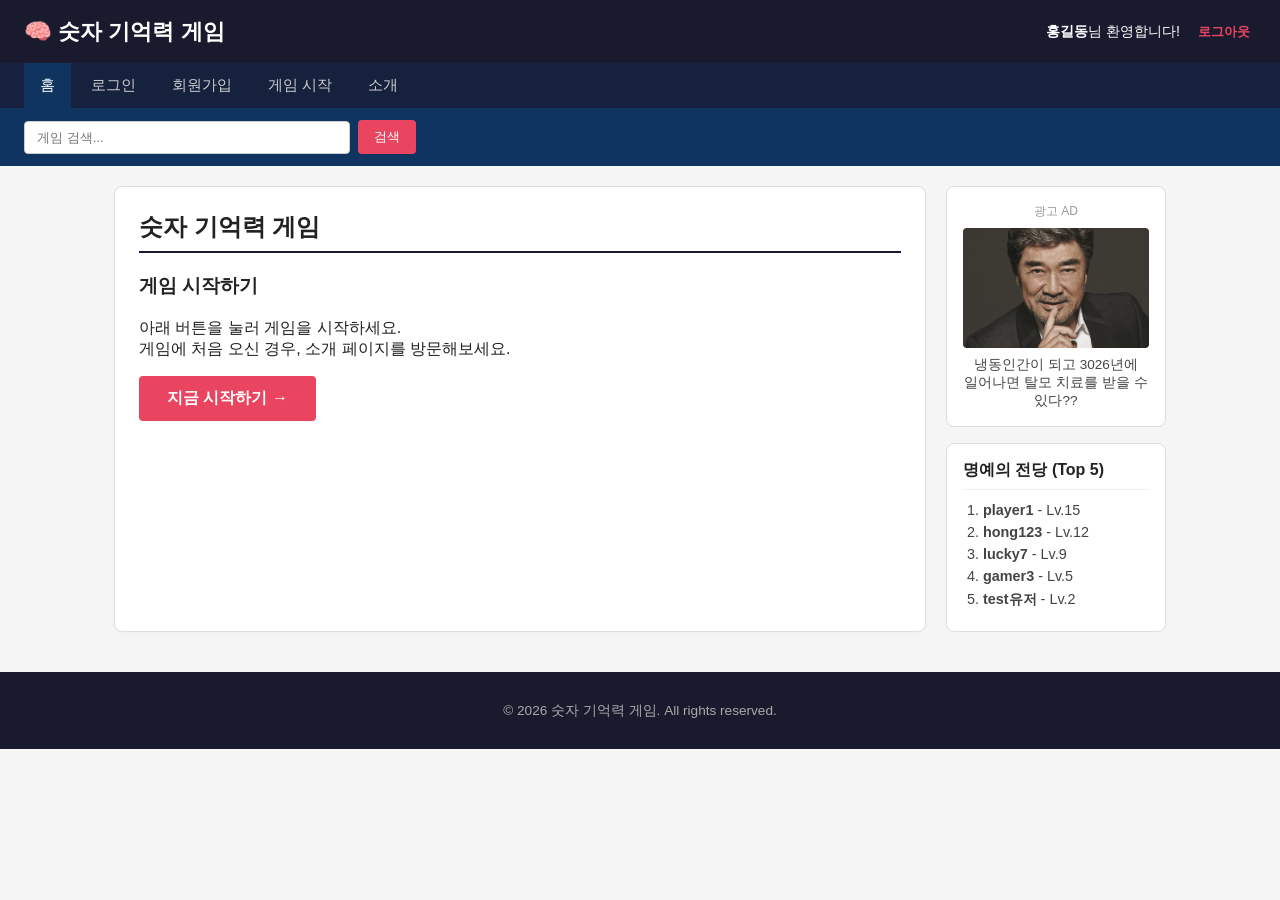
<file: index.html>
<!DOCTYPE html>
<html lang="ko">
<head>
    <meta charset="UTF-8">
    <meta name="viewport" content="width=device-width, initial-scale=1.0">
    <title>숫자 기억력 게임</title>
    
    <link rel="stylesheet" href="style/index.css">    <!--css파일 연결-->
</head>
<body>
    <header>
        <h1>🧠 숫자 기억력 게임</h1>
        <div class="header-right" id="authArea">
            <a href="login.html">로그인</a>     <!--login.html 화면으로 이동-->
            <a href="register.html">회원가입</a>    <!--20263520.html 화면으로 이동-->
        </div>
    </header>

    <nav>
        <a href="index.html" class="active">홈</a>      <!--홈 화면으로 이동-->
        <a href="login.html" id="navLogin">로그인</a>   <!--로그인 화면으로 이동-->
        <a href="register.html" id="navSignup">회원가입</a>     <!--회원가입 화면으로 이동-->
        <a href="game.html">게임 시작</a>       <!--게임 화면으로 이동-->
        <a href="about.html">소개</a>   <!--소개 화면으로 이동-->
    </nav>

    <div class="search-bar">
        <input type="text" placeholder="게임 검색...">   <!--입력 힌트를 '게임 검색...'으로 설정-->
        <button onclick="alert('아직 완성되지 않은 검색 버튼을 누르시다니\n감동이에요ㅠㅠㅠㅠ')">검색</button>   <!--검색 버튼을 눌렀을 때-->
    </div>

    <div class="container">
        <main>
            <h2>숫자 기억력 게임</h2>
            <h3>게임 시작하기</h3>
            <p>아래 버튼을 눌러 게임을 시작하세요.<br>게임에 처음 오신 경우, 소개 페이지를 방문해보세요.</p>
            <button class="btn-start" id="startActionBtn">지금 시작하기 →</button>  <!--게임 시작 버튼-->
        </main>

        <aside>
            <div class="ad-box">    <!--광고 블럭-->
                <div class="ad-label">광고 AD</div>
                <div class="ad-img">
                    <img class="ad-image" src="img/hair_loss_2.webp" alt="모발... 모발... 탈모치료" max-width="100%">   <!--이미지를 hair_loss_2.webp로 설정, 대체 텍스트를 '모발... 모발... 탈모치료'로 설정-->
                </div>
                <p>냉동인간이 되고 3026년에 <br>일어나면 탈모 치료를 받을 수 있다??</p>
            </div>

            <div class="ranking-box">   <!--랭킹 블럭-->
                <h3>명예의 전당 (Top 5)</h3>
                <ol id="rankList">
                    <li style="color:#888; list-style:none; margin-left:-20px;">기록이 없습니다.</li>   <!--랭킹 리스트 (기록이 없을 때 '기록이 없습니다.' 표시)-->
                </ol>
            </div>
        </aside>
    </div>

    <footer>
        <p>&copy; 2026 숫자 기억력 게임. All rights reserved.</p>   <!--바닥글에 저작권 정보 추가-->
    </footer>


    <script src="script/index.js"></script>     <!--자바스크립트 파일 연결-->
</body>
</html>
</file>
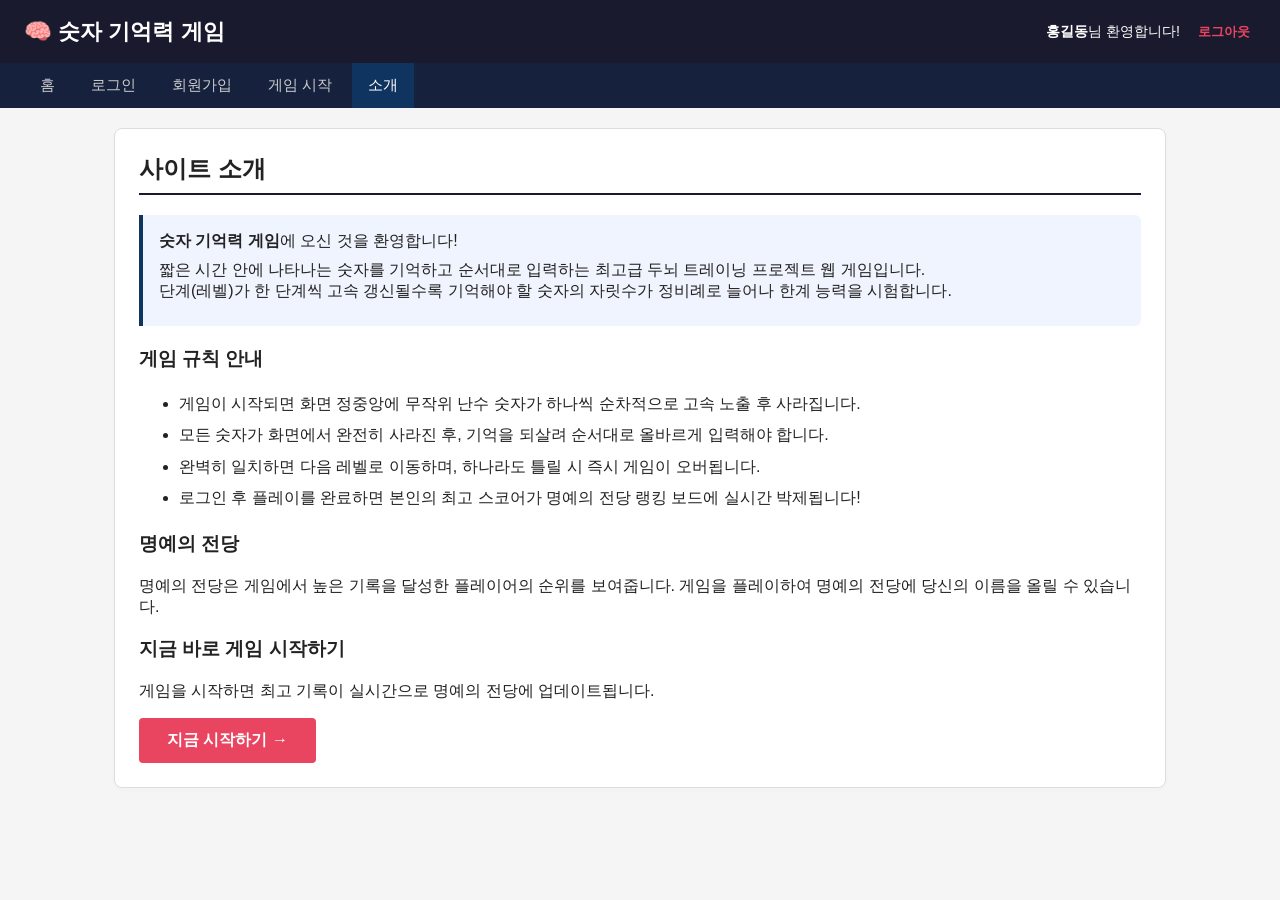
<file: about.html>
<!DOCTYPE html>
<html lang="ko">
<head>
    <meta charset="UTF-8">
    <meta name="viewport" content="width=device-width, initial-scale=1.0">
    <title>숫자 기억력 게임</title>
    
    <link rel="stylesheet" href="style/about.css">    <!--css파일 연결-->
</head>
<body>
    <header>
        <h1>🧠 숫자 기억력 게임</h1>
        <div class="header-right" id="authArea">
            <a href="login.html">로그인</a>
            <a href="20263520.html">회원가입</a>
        </div>
    </header>

    <nav>
        <a href="index.html">홈</a>
        <a href="login.html" id="navLogin">로그인</a>
        <a href="20263520.html" id="navSignup">회원가입</a>
        <a href="game.html">게임 시작</a>
        <a href="about.html" class="active">소개</a> <!--active라는 이름으로 class를 부여-->
    </nav>

    <div class="container">
        <main>
            <h2>사이트 소개</h2>
            <div class="game-info">
                <p><strong>숫자 기억력 게임</strong>에 오신 것을 환영합니다!</p>
                <p>짧은 시간 안에 나타나는 숫자를 기억하고 순서대로 입력하는 최고급 두뇌 트레이닝 프로젝트 웹 게임입니다.<br>
                   단계(레벨)가 한 단계씩 고속 갱신될수록 기억해야 할 숫자의 자릿수가 정비례로 늘어나 한계 능력을 시험합니다.</p>
            </div>

            <h3>게임 규칙 안내</h3>
            <ul class="rules">
                <li>게임이 시작되면 화면 정중앙에 무작위 난수 숫자가 하나씩 순차적으로 고속 노출 후 사라집니다.</li>
                <li>모든 숫자가 화면에서 완전히 사라진 후, 기억을 되살려 순서대로 올바르게 입력해야 합니다.</li>
                <li>완벽히 일치하면 다음 레벨로 이동하며, 하나라도 틀릴 시 즉시 게임이 오버됩니다.</li>
                <li>로그인 후 플레이를 완료하면 본인의 최고 스코어가 명예의 전당 랭킹 보드에 실시간 박제됩니다!</li>
            </ul>

            <h3>명예의 전당</h3>
            <p>명예의 전당은 게임에서 높은 기록을 달성한 플레이어의 순위를 보여줍니다. 게임을 플레이하여 명예의 전당에 당신의 이름을 올릴 수 있습니다.</p>
            
            <h3>지금 바로 게임 시작하기</h3>
            <p>게임을 시작하면 최고 기록이 실시간으로 명예의 전당에 업데이트됩니다.</p>
            <button class="btn-start" id="startActionBtn">지금 시작하기 →</button>  <!--게임 시작 버튼-->
        </main>
    </div>

    <script src="script/index.js"></script>     <!--자바스크립트 파일 연결-->
</body>
</file>
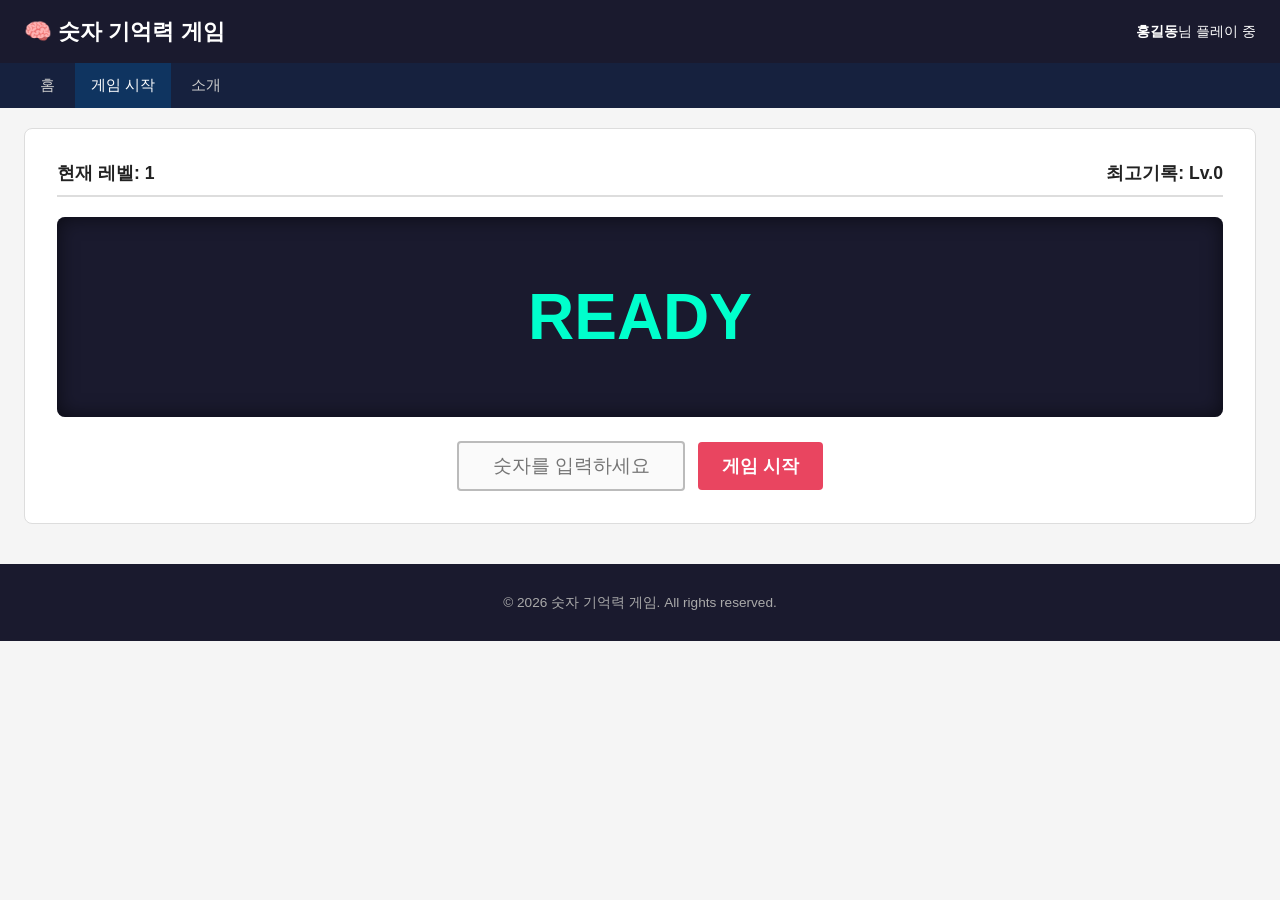
<file: game.html>
<!DOCTYPE html>
<html lang="ko">
<head>
    <meta charset="UTF-8">
    <meta name="viewport" content="width=device-width, initial-scale=1.0">
    <title>게임 플레이 - 숫자 기억력 게임</title>
    
    <link rel="stylesheet" href="style/game.css">     <!--css파일 연결-->
</head>
<body>

    <header>
        <h1>🧠 숫자 기억력 게임</h1>
        <div id="authArea">
            <span style="color:#aaa;">불러오는 중...</span>     <!--여기에 사용자 정보 표시-->
        </div>
    </header>

    <nav>
        <a href="index.html">홈</a>
        <a href="game.html" class="active">게임 시작</a>    <!--현재 페이지에 해당하는 nav 항목에 active 클래스를 적용-->
        <a href="about.html">소개</a>
    </nav>

    <div class="container">
        <main>
            <div class="status-panel">      <!--게임 화면-->
                <div id="lblLevel">현재 레벨: 1</div>
                <div id="lblHighScore">최고기록: Lv.0</div>
            </div>

            <div class="game-board" id="gameScreen">READY</div>

            <div class="control-box">
                <input type="text" id="userInput" placeholder="숫자를 입력하세요" disabled>
                <button class="btn-action" id="gameBtn">게임 시작</button>
            </div>
        </main>
    </div>

    <footer>
        <p>&copy; 2026 숫자 기억력 게임. All rights reserved.</p>   <!--바닥글에 저작권 정보 추가-->
    </footer>

    <script src="script/game.js"></script>      <!--자바스크립트 파일 연결-->
</body>
</html>
</file>
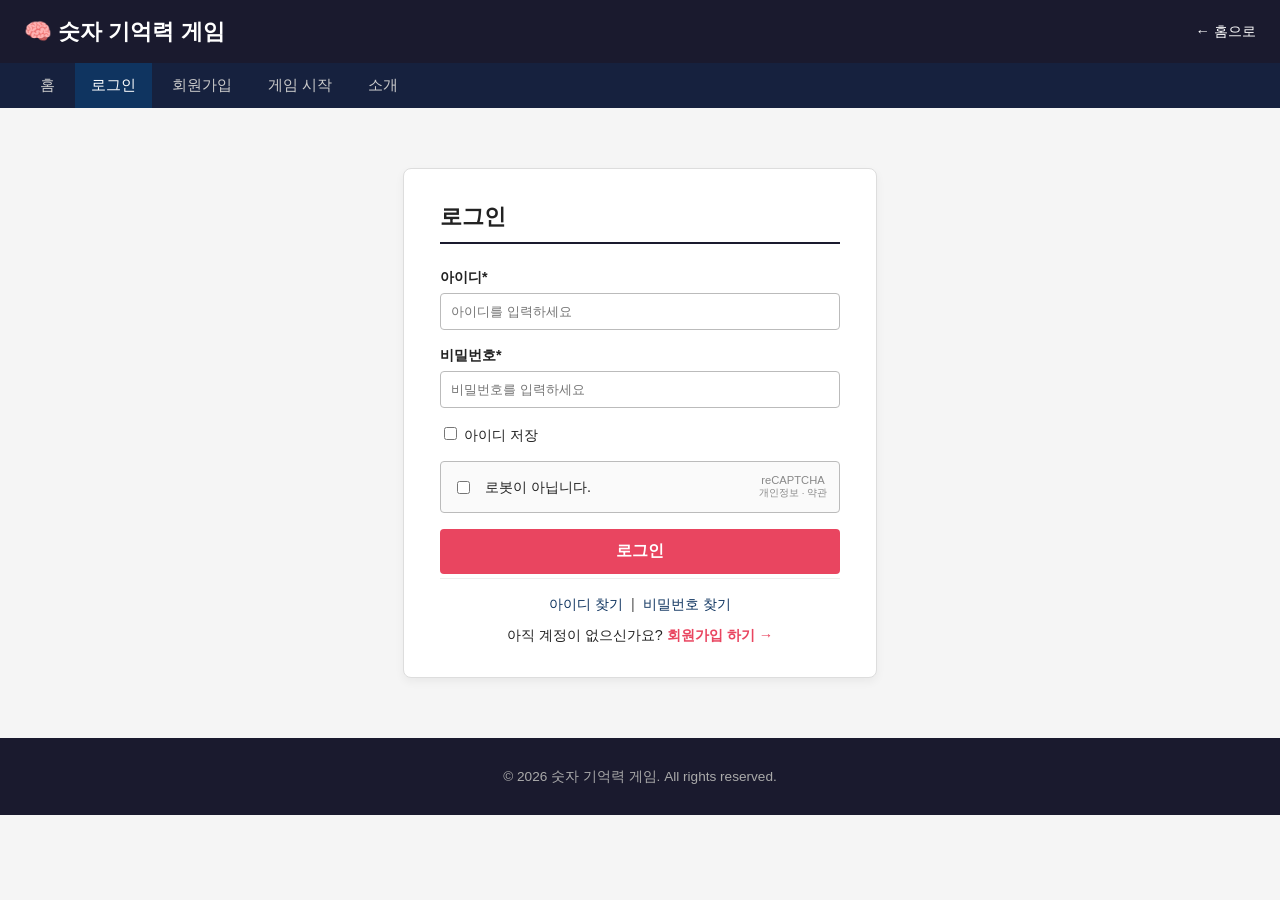
<file: login.html>
<!DOCTYPE html>
<html lang="ko">
<head>
    <meta charset="UTF-8">
    <meta name="viewport" content="width=device-width, initial-scale=1.0">
    <title>로그인 - 숫자 기억력 게임</title>
    
    <link rel="stylesheet" href="style/login.css">  <!--css파일 연결-->
</head>
<body>
    <header>
        <h1>🧠 숫자 기억력 게임</h1>
        <a href="index.html">← 홈으로</a>   <!--홈 버튼-->
    </header>

    <nav>
        <a href="index.html">홈</a>
        <a href="login.html" class="active">로그인</a>
        <a href="register.html">회원가입</a>
        <a href="game.html">게임 시작</a>
        <a href="about.html">소개</a>
    </nav>

    <div class="login-wrap">
        <h2>로그인</h2>

        <div class="field">
            <label for="user-id">아이디*</label>
            <input type="text" id="user-id" placeholder="아이디를 입력하세요">
            <span class="error" id="err-loginId"></span>    <!--오류 메시지-->
        </div>
        
        <div class="field">
            <label for="user-pw">비밀번호*</label>
            <input type="password" id="user-pw" placeholder="비밀번호를 입력하세요">
            <span class="error" id="err-loginPw"></span>
        </div>

        <div class="options">
            <label><input type="checkbox" id="save-id"> 아이디 저장</label>
        </div>

        <div class="captcha-box">
            <input type="checkbox" id="not-robot">
            <label for="not-robot">로봇이 아닙니다.</label>
            <div class="captcha-logo">reCAPTCHA<br><span style="font-size:0.6rem;">개인정보 · 약관</span></div>
        </div>
        <span class="error" id="err-captcha" style="margin-bottom:10px;"></span>

        <button type="button" class="btn-login" id="loginBtn">로그인</button>

        <div class="links">
            <a href="#" onclick="alert('준비 중인 기능입니다.')">아이디 찾기</a> &nbsp;|&nbsp;
            <a href="#" onclick="alert('준비 중인 기능입니다.')">비밀번호 찾기</a>
        </div>

        <div class="signup-link">
            아직 계정이 없으신가요? <a href="register.html">회원가입 하기 →</a> <!--회원가입 페이지로 보내버리기-->
        </div>
    </div>

    <footer>
        <p>&copy; 2026 숫자 기억력 게임. All rights reserved.</p>   <!--바닥글에 저작권 정보 추가-->
    </footer>


    <script src="script/login.js"></script>     <!--자바스크립트 파일 연결-->
</body>
</html>
</file>
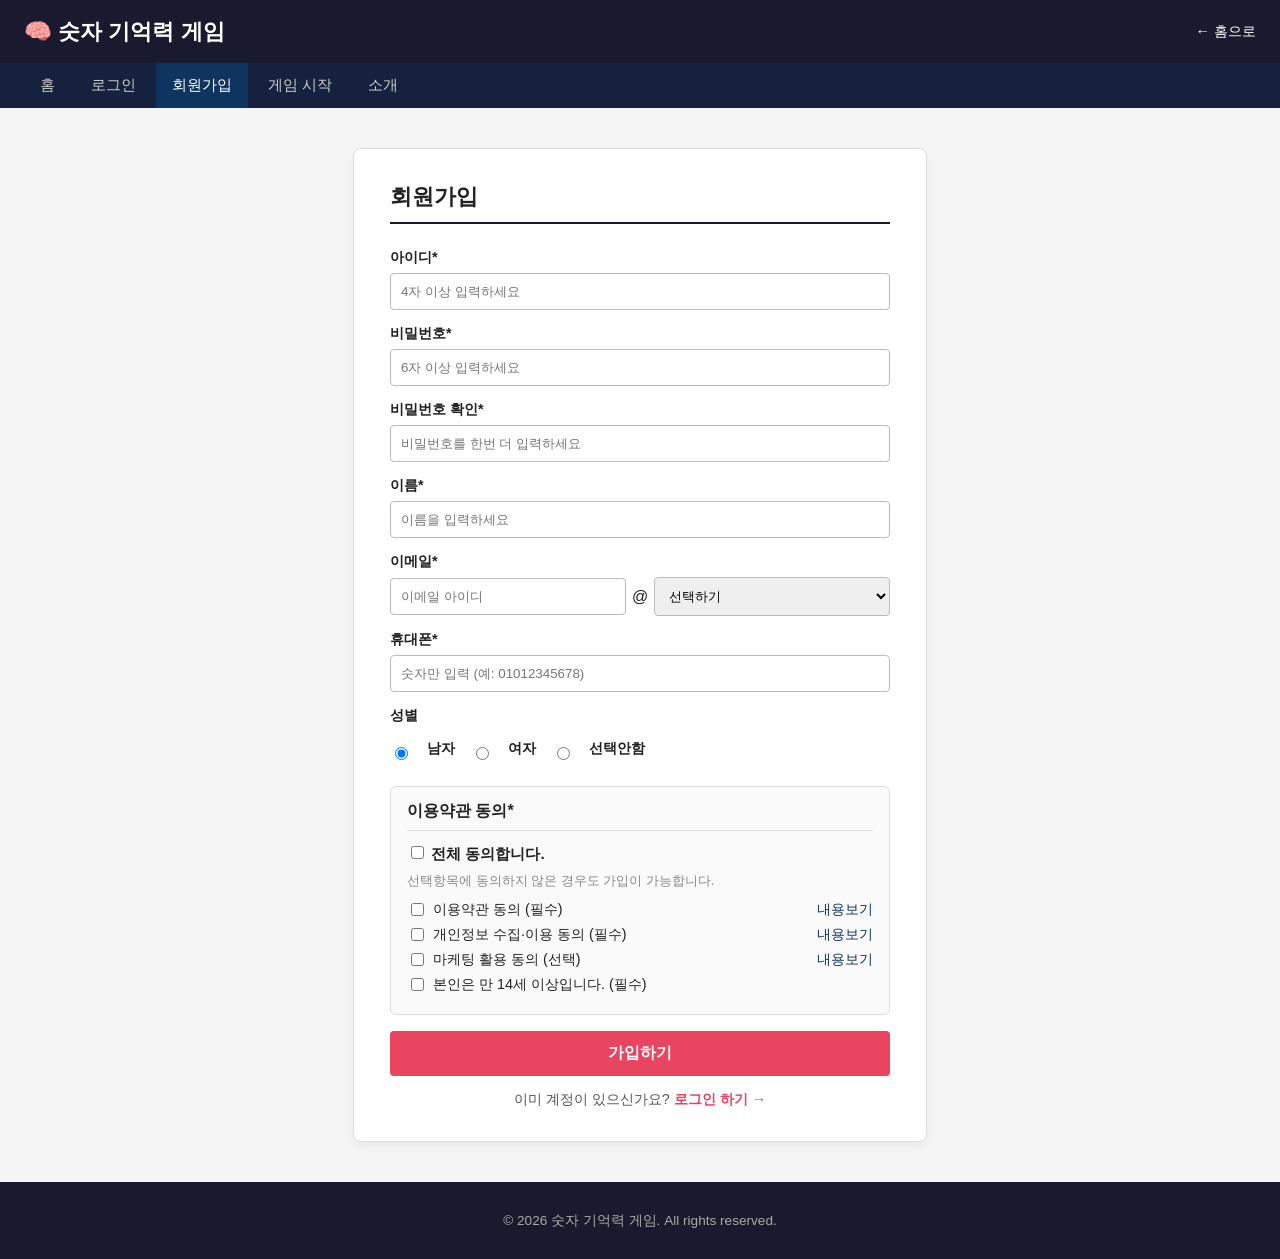
<file: register.html>
<!DOCTYPE html>
<html lang="ko">
<head>
    <meta charset="UTF-8">
    <meta name="viewport" content="width=device-width, initial-scale=1.0">
    <title>회원가입 - 숫자 기억력 게임</title>
    
    <link rel="stylesheet" href="style/register.css">     <!--css파일 연결-->
</head>
<body>
    <header>
        <h1>🧠 숫자 기억력 게임</h1>
        <a href="index.html">← 홈으로</a>
    </header>

    <nav>
        <a href="index.html">홈</a>
        <a href="login.html">로그인</a>
        <a href="register.html" class="active">회원가입</a>
        <a href="game.html">게임 시작</a>
        <a href="about.html">소개</a>
    </nav>

    <div class="signup-wrap">
        <h2>회원가입</h2>

        <div class="field">
            <label for="userId">아이디*</label>
            <input type="text" id="userId" placeholder="4자 이상 입력하세요">
            <span class="error" id="err-userId"></span>  <!--오류 메시지-->
        </div>

        <div class="field">
            <label for="userPw">비밀번호*</label>
            <input type="password" id="userPw" placeholder="6자 이상 입력하세요">
            <span class="error" id="err-userPw"></span>
        </div>

        <div class="field">
            <label for="userPwChk">비밀번호 확인*</label>
            <input type="password" id="userPwChk" placeholder="비밀번호를 한번 더 입력하세요">
            <span class="error" id="err-userPwChk"></span>
        </div>

        <div class="field">
            <label for="userName">이름*</label>
            <input type="text" id="userName" placeholder="이름을 입력하세요">
            <span class="error" id="err-userName"></span>
        </div>

        <div class="field">
            <label>이메일*</label>
            <div class="email-row">
                <input type="text" id="emailLocal" placeholder="이메일 아이디">
                <span>@</span>
                <input type="text" id="emailDomainTxt" style="display:none;" placeholder="도메인 입력">
                <select id="emailDomain">
                    <option value="선택하기">선택하기</option>
                    <option value="naver.com">naver.com</option>
                    <option value="gmail.com">gmail.com</option>
                    <option value="hanmail.net">hanmail.net</option>
                    <option value="직접 입력">직접 입력</option>
                </select>
            </div>
            <span class="error" id="err-email"></span>
        </div>

        <div class="field">
            <label for="userPhone">휴대폰*</label>
            <input type="text" id="userPhone" placeholder="숫자만 입력 (예: 01012345678)">
            <span class="error" id="err-userPhone"></span>
        </div>

        <div class="field">
            <label>성별</label>
            <div class="gender-row">
                <input type="radio" name="gender" value="m" id="genderM" checked>
                <label for="genderM">남자</label>
                
                <input type="radio" name="gender" value="f" id="genderF">
                <label for="genderF">여자</label>
                
                <input type="radio" name="gender" value="none" id="genderNone">
                <label for="genderNone">선택안함</label>
            </div>
        </div>

        <div class="agree-section">
            <h3>이용약관 동의*</h3>
            <div class="agree-all">
                <input type="checkbox" id="agreeAll">
                <label for="agreeAll">전체 동의합니다.</label>
            </div>
            <p class="agree-note">선택항목에 동의하지 않은 경우도 가입이 가능합니다.</p>

            <div class="agree-item">
                <input type="checkbox" id="agree1">
                <label for="agree1">이용약관 동의 (필수)</label>
                <a href="#" onclick="alert('\'내용\'')">내용보기</a>
            </div>
            <div class="agree-item">
                <input type="checkbox" id="agree2">
                <label for="agree2">개인정보 수집∙이용 동의 (필수)</label>
                <a href="#" onclick="alert('\'내용\'')">내용보기</a>
            </div>
            <div class="agree-item">
                <input type="checkbox" id="agree3">
                <label for="agree3">마케팅 활용 동의 (선택)</label>
                <a href="#" onclick="alert('\'내용\'')">내용보기</a>
            </div>
            <div class="agree-item">
                <input type="checkbox" id="agree5">
                <label for="agree5">본인은 만 14세 이상입니다. (필수)</label>
            </div>
        </div>
        <span class="error" id="err-agree"></span>

        <button type="button" id="submitBtn" class="btn-submit">가입하기</button>

        <div class="login-link">
            이미 계정이 있으신가요? <a href="login.html">로그인 하기 →</a>
        </div>
    </div>

    <footer>
        <p>&copy; 2026 숫자 기억력 게임. All rights reserved.</p>   <!--바닥글에 저작권 정보 추가-->
    </footer>

    <script src="script/register.js"></script>      <!--자바스크립트 파일 연결-->
</body>
</html>
</file>
<file: style/index.css>
/* 전체 영역에 대한 설정 */
body {
    font-family: 'Malgun Gothic', sans-serif; /* 맑은 고딕을 폰트로 설정 */
    margin: 0; /* 외부 여백 삭제 */
    background: #f5f5f5; /* 배경색은 흰색 */
    color: #222; /* 텍스트색은 검은색 */
}
/* 헤더에 대한 설정 */
header {
    background: #1a1a2e; /* 배경색은 네이비색 */
    color: white; /* 글자색은 흰색 */
    padding: 16px 24px; /* 내부 여백 상하 16px, 좌우 24px로 설정 */
    display: flex; /* 가로 배열 구조로 설정 */
    align-items: center; /* 수직 축을 기준으로 구성 요소들을 정중앙 정렬 */
    justify-content: space-between; /* 좌측 로고 타이틀과 우측 인증 상태 표시창을 양끝으로 균등 분할 배치 */
}
/* 헤더 내부의 h1 태그에 대한 설정 */
header h1 {
    margin: 0; /* 외부 여백을 0으로 설정 */
    font-size: 1.4rem; /* 글자 크기를 1.4rem으로 설정 */
}
/* 헤더 내부 오른쪽의 인증 상태 영역 컨테이너 플렉스 박스 */
header .header-right {
    display: flex; /* 로그인/회원가입 버튼 또는 환영문구/로그아웃 버튼을 가로로 정렬 */
    align-items: center; /* 수직축 가운데 정렬 */
    gap: 12px; /* 각 항목과 12px 여백 두기 */
}
/* 헤더 내부 링크 및 일반 텍스트 문구에 대한 설정 */
header a, header span {
    color: white; /* 글자색은 흰색 */
    text-decoration: none; /* 밑줄 장식 제거 */
    font-size: 0.9rem; /* 폰트 크기를 본문의 90%로 설정 */
}
/* 헤너 내부 메뉴에 마우스 호버링이 시작된다면 */
header a:hover {
    text-decoration: underline; /* 텍스트에 밑줄 장식 추가 */
}
/* 로그아웃 버튼에 대한 설정 */
.btn-logout {
    background: none; /* 배경색은 없음 */
    border: none; /* 외곽선은 없음 */
    color: #e94560; /* 색깔은 빨간색 */
    cursor: pointer; /* 마우스 오버시 마우스 손모양 표시 */
    font-weight: bold; /* 폰트는 볼드체 */
}
/* 네비게이션 바에 대한 설정 */
nav {
    background: #16213e; /* 배경색은 네이비색 */
    padding: 0 24px; /* 내부 여백을 상하 0, 좌우 24px로 설정 */
    display: flex; /* 가로 방향으로 정렬 */
    gap: 4px; /* 항목 간 4px 여백 */
}
/* 네비게이션 바 내부의 링크들에 대한 설정 */
nav a {
    color: #ccc; /* 색깔은 회색 */
    text-decoration: none; /* 링크 밑줄 제거 */
    padding: 12px 16px; /* 내부 여백을 좌우 12px, 상하 16px로 설정 */
    display: block; /* 인라인 속성을 블록으로 설정 */
    font-size: 0.95rem; /* 폰트 크기를 부모 뷰의 폰트 크기의 95% 로 설정 */
    transition: all 0.3s ease; /* 레이아웃 에니메이션 0.3초로 설정 */
}
/* 네비게이션 바 내부의 링크에 마우스를 올렸을 때, 네비게이션 바 내부의 링크 중 .active라는 클래스에 대한 설정 */
nav a:hover, nav a.active {
    background: #0f3460; /* 색깔은 다크 블루 */
    color: white; /* 글자색은 순백색 */
}

/* [부가 구성 요소] 유틸리티 상단 게임 검색바 구역 */
.search-bar {
    background: #0f3460; /* 네비바보다 깊이감을 주는 인디고 블루 색상 채택 */
    padding: 12px 24px; /* 내부 요소 마진 확보를 위한 상하좌우 패딩 */
    display: flex; /* 검색어 인풋창과 검색 전송 버튼을 가로 나열 */
    gap: 8px; /* 인풋과 버튼 사이 간격 격리 */
    align-items: center; /* 수직 정중앙 정렬 */
}
/* 검색창 내부 입력 텍스트 필드 인풋 커스텀 테마 UI */
.search-bar input {
    padding: 8px 12px; /* 도톰한 입력부 안쪽 여백 부여 */
    width: 300px; /* 고정 가로폭 300px 레이아웃 확보 */
    border: 1px solid #ccc; /* 깔끔한 연회색 단일 테두리 */
    border-radius: 4px; /* 모서리 곡률 라운딩 */
}
/* 검색 실행 버튼 커스텀 테마 UI */
.search-bar button {
    padding: 8px 16px; /* 버튼 볼륨감 패딩 */
    background: #e94560; /* 메인 테마 포인트 다홍색 매핑 */
    color: white; /* 텍스트 백색 대비 */
    border: none; /* 테두리 제거 */
    border-radius: 4px; /* 곡률 라운딩 */
    cursor: pointer; /* 손가락 모양 */
}

/* 본문 콘텐츠에 대한 설정 */
.container {
    display: flex; /* 가로 방향으로 정렬 */
    gap: 20px; /* 항목 간 20px 여백 */
    padding: 20px 24px; /* 내부 여백을 상하 20px, 좌우 24px로 설정 */
    max-width: 1100px; /* 최대 너비를 1100px로 설정 */
    margin: 0 auto; /* 외부 여백을 상하 0, 좌우 auto로 설정 */
    box-sizing: border-box; /* 패딩 두께가 전체 가로 너비 연산에 포함되도록 고정 */
}
/* 메인 영역에 대한 설정 */
main {
    flex: 1; /* flex-grow 속성 1 작동: 우측 사이드바 고정 크기를 제외한 나머지 가로 가용 영역을 전부 독점 흡수 확장 */
    background: white; /* 배경은 흰색 */
    padding: 24px; /* 내부 여백을 24px로 설정 */
    border: 1px solid #ddd; /* 테두리 1px 회색으로 설정 */
    border-radius: 8px; /* 곡선 처리 8px로 설정 */
    box-shadow: 0 2px 5px rgba(0,0,0,0.02); /* 그림자를 x:0, y:2px, 흐림: 5px, 색깔은 검은색, 투명도는 0.02로 설정 */
}
/* 메인 영역 내부의 h2 태그에 대한 설정 */
main h2 {
    margin-top: 0; /* 상단 외부 여백을 0으로 설정 */
    border-bottom: 2px solid #1a1a2e; /* 하단에 테두리 2px 검은색으로 설정 */
    padding-bottom: 8px; /* 하단 내부 여백을 8px로 설정 */
}
/* .game-info 클래스에 대한 설정 */
.game-info {
    background: #f0f4ff; /* 배경색은 흰색 */
    border-left: 4px solid #0f3460; /* 왼쪽 테두리 4px 어두운 파란색으로 설정 */
    padding: 16px; /* 내부 여백을 16px로 설정 */
    margin-bottom: 20px; /* 하단 외부 여백을 20px로 설정 */
    border-radius: 0 6px 6px 0; /* 우측에 곡선 처리 6px, 나머지는 0으로 설정 */
}
/* .game-info 클래스 내부의 p태그에 대한 설정 */
.game-info p {
    margin: 0 0 8px 0; /* 하단 오른쪽 외부 여백을 8px, 나머지는 0으로 설정 */
}
/* .rules 클래스에 대한 설정 */
.rules {
    margin-bottom: 20px;    /* 하단 외부 여백을 20px로 설정 */
}
/* .rules 클래스의 li 태그에 대한 설정 */
.rules li {
    margin-bottom: 6px; /* 하단 외부여백을 6px로 설정 */
    line-height: 1.6; /* 줄 간격을 1.6배로 설정 */
}
/* .btn-start 클래스에 대한 설정 */
.btn-start {
    background: #e94560; /* 배경은 빨간색 */
    color: white; /* 글자색은 흰색 */
    border: none; /* 테두리 삭제 */
    padding: 12px 28px; /* 내부 여백을 상하 12px, 좌우 28px로 설정 */
    font-size: 1rem; /* 폰트 크기를 부모 레이아웃 기준 1배로 설정 */
    font-weight: bold; /* 폰트체는 볼드체 */
    border-radius: 4px; /* 곡선을 4px로 설정 */
    cursor: pointer; /* 마우스 오버시 마우스 손모양 표시 */
    transition: background 0.2s; /* 레이아웃 에니메이션 0.2초로 설정 */
}
/* .btn-start 클래스에 대한 레이아웃에 호버링할 때에 대한 설정 */
.btn-start:hover {
    background: #c73652; /* 배경색은 어두운 빨간색 */
}
/* 우측 사이드바에 대한 설정 */
aside {
    width: 220px; /* 너비를 220px로 설정 */
    flex-shrink: 0; /* 화면이 축소되더라도 사이드바가 찌그러지거나 깨지는 현상 차단 */
    display: flex; /* flex 배치로 설정 */
    flex-direction: column; /* flex 축 방향을 수직으로 설정 */
    gap: 16px; /* 항목 간 16px 여백 */
}
/* .ad-box 클래스에 대한 설정 */
.ad-box {
    background: white;  /* 배경색은 흰색 */
    border: 1px solid #ddd; /* 테두리 1px 회색으로 설정 */
    padding: 16px;  /* 내부 여백 16px로 설정 */
    text-align: center; /* 정중앙 정렬로 설정 */
    border-radius: 8px; /* 곡선을 8px로 설정 */
}
/* .ad-box와 .ad-label에 대한 설정 */
.ad-box .ad-label {
    font-size: 0.75rem; /* 폰트 크기를 부모 레이아웃의 75%로 설정 */
    color: #999; /* 색깔은 회색 */
    margin-bottom: 8px; /* 하단 외부 여백을 8px로 설정 */
}
/* .ad-box와 .ad-img에 대한 설정 */
.ad-box .ad-img {
    background: #e0e0e0; /* 배경색은 회색 */
    height: 120px; /* 높이를 120px로 설정 */
    display: flex; /* flex 배치로 설정 */
    align-items: center; /* 세로 중앙 정렬 */
    justify-content: center; /* 가로 중앙 정렬 */
    color: #888; /* 텍스트 색은 회색 */
    font-size: 0.85rem; /* 폰트 크기를 부모 레이아웃의 85%로 설정 */
    margin-bottom: 8px; /* 하단 외부 여백을 8px로 설정 */
    border-radius: 4px; /* 곡선을 4px로 설정 */
    overflow: hidden;   /* 자식 레이아웃이 부모 레이아웃을 넘어가는 부분은 숨기기*/
}
/* .ad-image에 대한 설정*/
.ad-image {
    max-width: 100%; /* 너비를 100%로 설정 */
    height: max-content; /* 높이를 비율에 맞게 최대치로 설정 */
}
/* .ad-box에 대한 설정*/
.ad-box p {
    font-size: 0.85rem; /* 폰트 크기를 부모 레이아웃의 85%로 설정 */
    margin: 0;  /* 외부 여백을 0으로 설정 */
    color: #444;    /* 텍스트 색깔은 회색 */
}
/* .ranking-box에 대한 설정 */
.ranking-box {
    background: white;  /* 배경색은 흰색 */
    border: 1px solid #ddd; /* 테두리 1px 회색으로 설정 */
    padding: 16px;  /* 내부 여백 16px로 설정 */
    border-radius: 8px; /* 곡선을 8px로 설정 */
}
/* .ranking-box 내부의 h3 태그에 대한 설정 */
.ranking-box h3 {
    margin: 0 0 12px 0; /* 오른쪽 하단 외부 여백을 12px, 나머지는 0으로 설정 */
    font-size: 1rem;    /* 폰트 사이즈를 부모 레이아웃의 100%로 설정 */
    border-bottom: 1px solid #eee; /* 하단 테두리 1px 흰색으로 설정 */
    padding-bottom: 8px;    /* 하단 내부 여백을 8px로 설정 */
}
/* .ranking-box 내부의 ol 태그에 대한 설정 */
.ranking-box ol {
    margin: 0;  /* 외부 여백을 0으로 설정 */
    padding-left: 20px; /* 왼쪽 내부 여백을 20px로 설정 */
}
/* .ranking-box 내부의 li 태그에 대한 설정 */
.ranking-box li {
    font-size: 0.9rem;  /* 폰트 크기를 부모 레이아웃의 90%로 설정 */
    margin-bottom: 6px; /* 하단 외부 여백을 6px로 설정 */
    color: #444;    /* 텍스트 색상은 회색 */
}
/* 바닥글에 대한 설정 */
footer {
    background: #1a1a2e; /* 배경색은 네이비색 */
    color: #aaa; /* 글자색은 회색 */
    text-align: center; /* 가운데로 정렬 */
    padding: 16px 24px; /* 내부 여백 상하 16px, 좌우 24px로 설정 */
    font-size: 0.85rem; /* 폰트 크기는 부모 레이아웃 기준 85%로 설정 */
    margin-top: 20px; /* 상단 외부 여백을 20px로 설정 */
}
</file>
<file: style/about.css>
/* 전체 영역에 대한 설정 */
body {
    font-family: 'Malgun Gothic', sans-serif; /* 맑은 고딕을 폰트로 설정 */
    margin: 0; /* 외부 여백 삭제 */
    background: #f5f5f5; /* 배경색은 흰색 */
    color: #222; /* 텍스트색은 검은색 */
}
/* 헤더에 대한 설정 */
header {
    background: #1a1a2e; /* 배경색은 네이비색 */
    color: white; /* 글자색은 흰색 */
    padding: 16px 24px; /* 내부 여백 상하 16px, 좌우 24px로 설정 */
    display: flex; /* 가로 배열 구조로 설정 */
    align-items: center; /* 수직 축을 기준으로 구성 요소들을 정중앙 정렬 */
    justify-content: space-between; /* 좌측 로고 타이틀과 우측 인증 상태 표시창을 양끝으로 균등 분할 배치 */
}
/* 헤더 내부의 h1 태그에 대한 설정 */
header h1 {
    margin: 0; /* 외부 여백을 0으로 설정 */
    font-size: 1.4rem; /* 글자 크기를 1.4rem으로 설정 */
}
/* 헤더 내부 오른쪽의 인증 상태 영역 컨테이너 플렉스 박스 */
header .header-right {
    display: flex; /* 로그인/회원가입 버튼 또는 환영문구/로그아웃 버튼을 가로로 정렬 */
    align-items: center; /* 수직축 가운데 정렬 */
    gap: 12px; /* 각 항목과 12px 여백 두기 */
}
/* 헤더 내부 링크 및 일반 텍스트 문구에 대한 설정 */
header a, header span {
    color: white; /* 글자색은 흰색 */
    text-decoration: none; /* 밑줄 장식 제거 */
    font-size: 0.9rem; /* 폰트 크기를 본문의 90%로 설정 */
}
/* 헤너 내부 메뉴에 마우스 호버링이 시작된다면 */
header a:hover {
    text-decoration: underline; /* 텍스트에 밑줄 장식 추가 */
}
/* 로그아웃 버튼에 대한 설정 */
.btn-logout {
    background: none; /* 배경색은 없음 */
    border: none; /* 외곽선은 없음 */
    color: #e94560; /* 색깔은 빨간색 */
    cursor: pointer; /* 마우스 오버시 마우스 손모양 표시 */
    font-weight: bold; /* 폰트는 볼드체 */
}
/* 네비게이션 바에 대한 설정 */
nav {
    background: #16213e; /* 배경색은 네이비색 */
    padding: 0 24px; /* 내부 여백을 상하 0, 좌우 24px로 설정 */
    display: flex; /* 가로 방향으로 정렬 */
    gap: 4px; /* 항목 간 4px 여백 */
}
/* 네비게이션 바 내부의 링크들에 대한 설정 */
nav a {
    color: #ccc; /* 색깔은 회색 */
    text-decoration: none; /* 링크 밑줄 제거 */
    padding: 12px 16px; /* 내부 여백을 좌우 12px, 상하 16px로 설정 */
    display: block; /* 인라인 속성을 블록으로 설정 */
    font-size: 0.95rem; /* 폰트 크기를 부모 뷰의 폰트 크기의 95% 로 설정 */
    transition: all 0.3s ease; /* 레이아웃 에니메이션 0.3초로 설정 */
}
/* 네비게이션 바 내부의 링크에 마우스를 올렸을 때, 네비게이션 바 내부의 링크 중 .active라는 클래스에 대한 설정 */
nav a:hover, nav a.active {
    background: #0f3460; /* 색깔은 다크 블루 */
    color: white; /* 글자색은 순백색 */
}
/* 본문 콘텐츠에 대한 설정 */
.container {
    display: flex; /* 가로 방향으로 정렬 */
    gap: 20px; /* 항목 간 20px 여백 */
    padding: 20px 24px; /* 내부 여백을 상하 20px, 좌우 24px로 설정 */
    max-width: 1100px; /* 최대 너비를 1100px로 설정 */
    margin: 0 auto; /* 외부 여백을 상하 0, 좌우 auto로 설정 */
    box-sizing: border-box; /* 패딩 두께가 전체 가로 너비 연산에 포함되도록 고정 */
}
/* 메인 영역에 대한 설정 */
main {
    flex: 1; /* flex-grow 속성 1 작동: 우측 사이드바 고정 크기를 제외한 나머지 가로 가용 영역을 전부 독점 흡수 확장 */
    background: white; /* 배경은 흰색 */
    padding: 24px; /* 내부 여백을 24px로 설정 */
    border: 1px solid #ddd; /* 테두리 1px 회색으로 설정 */
    border-radius: 8px; /* 곡선 처리 8px로 설정 */
    box-shadow: 0 2px 5px rgba(0,0,0,0.02); /* 그림자를 x:0, y:2px, 흐림: 5px, 색깔은 검은색, 투명도는 0.02로 설정 */
}
/* 메인 영역 내부의 h2 태그에 대한 설정 */
main h2 {
    margin-top: 0; /* 상단 외부 여백을 0으로 설정 */
    border-bottom: 2px solid #1a1a2e; /* 하단에 테두리 2px 검은색으로 설정 */
    padding-bottom: 8px; /* 하단 내부 여백을 8px로 설정 */
}
/* .game-info 클래스에 대한 설정 */
.game-info {
    background: #f0f4ff; /* 배경색은 흰색 */
    border-left: 4px solid #0f3460; /* 왼쪽 테두리 4px 어두운 파란색으로 설정 */
    padding: 16px; /* 내부 여백을 16px로 설정 */
    margin-bottom: 20px; /* 하단 외부 여백을 20px로 설정 */
    border-radius: 0 6px 6px 0; /* 우측에 곡선 처리 6px, 나머지는 0으로 설정 */
}
/* .game-info 클래스 내부의 p태그에 대한 설정 */
.game-info p {
    margin: 0 0 8px 0; /* 하단 오른쪽 외부 여백을 8px, 나머지는 0으로 설정 */
}
/* .rules 클래스에 대한 설정 */
.rules {
    margin-bottom: 20px;    /* 하단 외부 여백을 20px로 설정 */
}
/* .rules 클래스의 li 태그에 대한 설정 */
.rules li {
    margin-bottom: 6px; /* 하단 외부여백을 6px로 설정 */
    line-height: 1.6; /* 줄 간격을 1.6배로 설정 */
}
/* .btn-start 클래스에 대한 설정 */
.btn-start {
    background: #e94560; /* 배경은 빨간색 */
    color: white; /* 글자색은 흰색 */
    border: none; /* 테두리 삭제 */
    padding: 12px 28px; /* 내부 여백을 상하 12px, 좌우 28px로 설정 */
    font-size: 1rem; /* 폰트 크기를 부모 레이아웃 기준 1배로 설정 */
    font-weight: bold; /* 폰트체는 볼드체 */
    border-radius: 4px; /* 곡선을 4px로 설정 */
    cursor: pointer; /* 마우스 오버시 마우스 손모양 표시 */
    transition: background 0.2s; /* 레이아웃 에니메이션 0.2초로 설정 */
}
/* .btn-start 클래스에 대한 레이아웃에 호버링할 때에 대한 설정 */
.btn-start:hover {
    background: #c73652; /* 배경색은 어두운 빨간색 */
}
/* 바닥글에 대한 설정 */
footer {
    background: #1a1a2e; /* 배경색은 네이비색 */
    color: #aaa; /* 글자색은 회색 */
    text-align: center; /* 가운데로 정렬 */
    padding: 16px 24px; /* 내부 여백 상하 16px, 좌우 24px로 설정 */
    font-size: 0.85rem; /* 폰트 크기는 부모 레이아웃 기준 85%로 설정 */
    margin-top: 20px; /* 상단 외부 여백을 20px로 설정 */
}
</file>
<file: style/game.css>
/* 전체 영역에 대한 설정 */
body {
    font-family: 'Malgun Gothic', sans-serif; /* 맑은 고딕을 폰트로 설정 */
    margin: 0; /* 외부 여백 삭제 */
    background: #f5f5f5; /* 배경색은 흰색 */
    color: #222; /* 텍스트색은 검은색 */
}
/* 헤더에 대한 설정 */
header {
    background: #1a1a2e; /* 배경색은 네이비색 */
    color: white; /* 글자색은 흰색 */
    padding: 16px 24px; /* 내부 여백 상하 16px, 좌우 24px로 설정 */
    display: flex; /* 가로 배열 구조로 설정 */
    align-items: center; /* 수직 축을 기준으로 구성 요소들을 정중앙 정렬 */
    justify-content: space-between; /* 좌측 로고 타이틀과 우측 인증 상태 표시창을 양끝으로 균등 분할 배치 */
}
/* 헤더 내부의 h1 태그에 대한 설정 */
header h1 {
    margin: 0; /* 외부 여백을 0으로 설정 */
    font-size: 1.4rem; /* 글자 크기를 1.4rem으로 설정 */
}
/* 헤더 내부 일반 텍스트 문구에 대한 설정 */
header span { 
    color: white; /* 글자색은 흰색 */
    font-size: 0.9rem; /* 폰트 크기를 본문의 90%로 설정 */
}
/* 네비게이션 바에 대한 설정 */
nav {
    background: #16213e; /* 배경색은 네이비색 */
    padding: 0 24px; /* 내부 여백을 상하 0, 좌우 24px로 설정 */
    display: flex; /* 가로 방향으로 정렬 */
    gap: 4px; /* 항목 간 4px 여백 */
}
/* 네비게이션 바 내부의 링크들에 대한 설정 */
nav a {
    color: #ccc; /* 색깔은 회색 */
    text-decoration: none; /* 링크 밑줄 제거 */
    padding: 12px 16px; /* 내부 여백을 좌우 12px, 상하 16px로 설정 */
    display: block; /* 인라인 속성을 블록으로 설정 */
    font-size: 0.95rem; /* 폰트 크기를 부모 뷰의 폰트 크기의 95% 로 설정 */
    transition: all 0.3s ease; /* 레이아웃 에니메이션 0.3초로 설정 */
}
/* 네비게이션 바 내부의 링크에 마우스를 올렸을 때, 네비게이션 바 내부의 링크 중 .active라는 클래스에 대한 설정 */
nav a:hover, nav a.active {
    background: #0f3460; /* 색깔은 다크 블루 */
    color: white; /* 글자색은 순백색 */
}
/* 본문 콘텐츠에 대한 설정 */
.container {
    display: flex; /* 가로 방향으로 정렬 */
    gap: 20px; /* 항목 간 20px 여백 */
    padding: 20px 24px; /* 내부 여백을 상하 20px, 좌우 24px로 설정 */
    max-width: 800; /* 최대 너비를 800px로 설정 */
    margin: 0 auto; /* 외부 여백을 상하 0, 좌우 auto로 설정 */
}
/* 메인 영역에 대한 설정 */
main { 
    flex: 1; /* flex-grow 속성 1 작동: 우측 사이드바 고정 크기를 제외한 나머지 가로 가용 영역을 전부 독점 흡수 확장 */
    background: white; /* 배경은 흰색 */
    padding: 32px; /* 내부 여백을 32px로 설정 */
    border: 1px solid #ddd; /* 테두리 1px 회색으로 설정 */
    border-radius: 8px; /* 곡선 처리 8px로 설정 */
    text-align: center; /* 가운데 정렬 */
}
/* .status-panel 클래스에 대한 설정 */
.status-panel { 
    display: flex;  
    justify-content: space-between; /* 양쪽 끝으로 벌려서 배치 */
    margin-bottom: 20px; 
    font-weight: bold; /* 글자 굵게 */
    font-size: 1.1rem; 
    border-bottom: 2px solid #ddd; /* 하단 구분선 추가 */
    padding-bottom: 10px;
}
.game-board {
    background: #1a1a2e; /* 전광판 느낌을 주도록 어두운 배경 채택 */
    color: #00ffcc; /* 네온 느낌의 밝은 청록색 글자 배치 */
    height: 200px; /* 적당한 세로 폭 고정 */
    display: flex; 
    align-items: center; /* 세로 정중앙 배치 */
    justify-content: center; /* 가로 정중앙 배치 */
    font-size: 4rem; /* 숫자가 한눈에 보이게 아주 크게 설정 */
    font-weight: bold; 
    margin-bottom: 24px; 
    border-radius: 8px; 
    box-shadow: inset 0 0 20px rgba(0,0,0,0.6); /* 안쪽으로 그림자를 주어 입체감 표현 */
}

/* 하단 입력창 및 버튼 콘트롤 박스 */
.control-box input[type="text"] {
    padding: 12px; 
    font-size: 1.2rem; 
    width: 200px; 
    text-align: center; /* 입력하는 숫자도 가운데 정렬되도록 */
    border: 2px solid #bbb; 
    border-radius: 4px; 
    margin-right: 8px; /* 버튼과의 여백 */
}
/* 입력창 활성화 시 테두리 색상 변경 */
.control-box input:focus { 
    border-color: #e94560; 
    outline: none; /* 기본 아웃라인 제거 */
}

/* 액션 버튼 디자인 (게임시작 / 제출하기 용도) */
.btn-action {
    padding: 12px 24px; 
    font-size: 1.1rem; 
    background: #e94560; /* 포인트 컬러인 다홍색 적용 */
    color: white; 
    border: none; 
    border-radius: 4px; 
    cursor: pointer; /* 마우스 오버 시 손가락 모양으로 변경 */
    font-weight: bold;
}
.btn-action:hover { 
    background: #c73652; /* 마우스 올렸을 때 살짝 더 어두워지게 처리 */
}
/* 버튼 비활성화 상태일 때 디자인 (숫자가 나오는 동안 클릭 방지) */
.btn-action:disabled { 
    background: #ccc; 
    cursor: not-allowed; 
}
/* 바닥글에 대한 설정 */
footer {
    background: #1a1a2e; /* 배경색은 네이비색 */
    color: #aaa; /* 글자색은 회색 */
    text-align: center; /* 가운데로 정렬 */
    padding: 16px 24px; /* 내부 여백 상하 16px, 좌우 24px로 설정 */
    font-size: 0.85rem; /* 폰트 크기는 부모 레이아웃 기준 85%로 설정 */
    margin-top: 20px; /* 상단 외부 여백을 20px로 설정 */
}
</file>
<file: style/login.css>
/* 전체 영역에 대한 설정 */
body {
    font-family: 'Malgun Gothic', sans-serif; /* 맑은 고딕을 폰트로 설정 */
    margin: 0; /* 외부 여백 삭제 */
    background: #f5f5f5; /* 배경색은 흰색 */
    color: #222; /* 텍스트색은 검은색 */
}
/* 헤더에 대한 설정 */
header {
    background: #1a1a2e; /* 배경색은 네이비색 */
    color: white; /* 글자색은 흰색 */
    padding: 16px 24px; /* 내부 여백 상하 16px, 좌우 24px로 설정 */
    display: flex; /* 가로 배열 구조로 설정 */
    align-items: center; /* 수직 축을 기준으로 구성 요소들을 정중앙 정렬 */
    justify-content: space-between; /* 좌측 로고 타이틀과 우측 인증 상태 표시창을 양끝으로 균등 분할 배치 */
}
/* 헤더 내부의 h1 태그에 대한 설정 */
header h1 {
    margin: 0; /* 외부 여백을 0으로 설정 */
    font-size: 1.4rem; /* 글자 크기를 1.4rem으로 설정 */
}
/* 헤더 내부 오른쪽의 인증 상태 영역 컨테이너 플렉스 박스 */
header .header-right {
    display: flex; /* 로그인/회원가입 버튼 또는 환영문구/로그아웃 버튼을 가로로 정렬 */
    align-items: center; /* 수직축 가운데 정렬 */
    gap: 12px; /* 각 항목과 12px 여백 두기 */
}
/* 헤더 내부 링크 및 일반 텍스트 문구에 대한 설정 */
header a {
    color: white; /* 글자색은 흰색 */
    text-decoration: none; /* 밑줄 장식 제거 */
    font-size: 0.9rem; /* 폰트 크기를 본문의 90%로 설정 */
}
/* 헤너 내부 메뉴에 마우스 호버링이 시작된다면 */
header a:hover {
    text-decoration: underline; /* 텍스트에 밑줄 장식 추가 */
}
/* 네비게이션 바에 대한 설정 */
nav {
    background: #16213e; /* 배경색은 네이비색 */
    padding: 0 24px; /* 내부 여백을 상하 0, 좌우 24px로 설정 */
    display: flex; /* 가로 방향으로 정렬 */
    gap: 4px; /* 항목 간 4px 여백 */
}
/* 네비게이션 바 내부의 링크들에 대한 설정 */
nav a {
    color: #ccc; /* 색깔은 회색 */
    text-decoration: none; /* 링크 밑줄 제거 */
    padding: 12px 16px; /* 내부 여백을 좌우 12px, 상하 16px로 설정 */
    display: block; /* 인라인 속성을 블록으로 설정 */
    font-size: 0.95rem; /* 폰트 크기를 부모 뷰의 폰트 크기의 95% 로 설정 */
    transition: all 0.3s ease; /* 레이아웃 에니메이션 0.3초로 설정 */
}
/* 네비게이션 바 내부의 링크에 마우스를 올렸을 때, 네비게이션 바 내부의 링크 중 .active라는 클래스에 대한 설정 */
nav a:hover, nav a.active {
    background: #0f3460; /* 색깔은 다크 블루 */
    color: white; /* 글자색은 순백색 */
}

/* 로그인 폼 전체를 중앙 배치하는 메인 컨테이너 흰색 박스 단락 */
.login-wrap {
    max-width: 400px; /* 박스가 가로로 너무 늘어져 투박해지는 것을 막기 위해 최대 폭 400px 제한 */
    margin: 60px auto; /* 위아래 60px 공간을 띄우고, 좌우 마진을 auto로 주어 화면 정중앙에 수평 정렬 */
    background: white; /* 내부에 기입할 인풋창들이 돋보이도록 순백색 배경 적용 */
    border: 1px solid #ddd; /* 은은한 회색 실선 테두리로 경계 구분 지어줌 */
    padding: 32px 36px; /* 박스 내부 콘텐츠들과 외곽 테두리 사이에 넉넉하고 편안한 공백 설정 */
    border-radius: 8px; /* 딱딱한 느낌을 상쇄하기 위해 모서리를 부드러운 곡률(8px)로 라운딩 */
    box-shadow: 0 4px 10px rgba(0,0,0,0.05); /* 투명도 5%의 은은한 그림자를 하단에 깔아 입체감 부여 */
}
/* 로그인 구역 타이틀 제목(h2) */
.login-wrap h2 {
    margin: 0 0 24px 0; /* 위/좌우 마진은 제거하고 하단 입력창과의 간격을 위해 24px 배치 */
    font-size: 1.4rem; /* 타이틀 글자 크기 */
    border-bottom: 2px solid #1a1a2e; /* 하단부에 메인 테마 색상의 묵직한 가이드라인 밑선 삽입 */
    padding-bottom: 10px; /* 밑선과 글자 사이에 수직 간격 패딩 확보 */
}

/* 아이디, 비밀번호 입력 단위 블록 */
div.field { margin-bottom: 16px; } /* 각 입력 단위 요소들이 수직으로 붙지 않게 16px 마진으로 격리 */

/* 입력창 바로 위에 붙는 항목 이름표(label) 서식 */
div.field label {
    display: block; /* 레이블을 블록화하여 아래 인풋 입력창이 자연스럽게 다음 줄로 떨어지게 유도 */
    margin-bottom: 6px; /* 이름표 글자와 입력창 사이의 조밀한 간격 미세 조정 */
    font-weight: bold; /* 중요 표식이므로 두껍게 처리하여 주목도 상향 */
    font-size: 0.9rem; /* 메인 타이틀보다 한 단계 낮은 폰트 크기 세팅 */
}
/* 아이디 및 비밀번호 입력창 공통 커스텀 테마 UI */
div.field input[type="text"],
div.field input[type="password"] {
    width: 100%; /* 부모 요소의 가로 너비를 100% 가득 채우도록 확장 */
    padding: 10px; /* 인풋창 내부에 입력되는 텍스트가 벽면에 붙지 않도록 도톰한 안쪽 여백 부여 */
    border: 1px solid #bbb; /* 기본 테두리를 칙칙하지 않은 회색 선으로 래핑 */
    border-radius: 4px; /* 입력창 모서리를 아주 미세하게 깎아 정돈된 느낌 표현 */
    box-sizing: border-box; /* 패딩 두께와 테두리 선 굵기가 전체 가로 너비 연산에 포함되도록 고정(박스 깨짐 방지) */
}
/* 사용자가 입력창 내부를 마우스로 클릭하여 커서 포커스(focus)가 활성화되었을 때의 스타일 */
div.field input:focus {
    border-color: #e94560; /* 시그니처 포인트 색상인 다홍빛 테두리로 실시간 변경 */
    outline: none; /* 일부 브라우저가 강제로 집어넣는 거친 파란색 아웃라인 테두리를 원천 제거 */
}

/* [아이디 저장] 체크박스가 위치한 서브 옵션 한 줄 영역 */
.options { 
    display: flex; /* 가로 배열 정렬 가동 */
    gap: 16px; /* 추후 옵션이 추가될 경우를 대비해 항목 간 16px의 공간 자동 확보 */
    margin-bottom: 16px; /* 하단 캡차 박스와의 간격 격리 */
    font-size: 0.9rem; /* 본문 폰트 크기 세팅 */
}
/* 체크박스와 함께 묶인 레이블에 마우스 손가락 모양 부여 */
.options label { cursor: pointer; }

/* 로봇이 아닙니다 가짜 매커니즘 UI 구현 박스 */
.captcha-box {
    border: 1px solid #bbb; /* 경계 테두리 실선 부여 */
    padding: 12px; /* 내부 여백 설정 */
    margin-bottom: 16px; /* 로그인 버튼과의 간격 설정 */
    display: flex; /* 내부 요소(체크박스, 텍스트, 로고)들을 가로선상으로 배치 */
    align-items: center; /* 세로축 정중앙 정렬 정돈 */
    gap: 12px; /* 체크박스와 글자 간 격리 공백 */
    background: #fafafa; /* 미세하게 어두운 연회색 배경을 깔아 특수 인증 구역임을 강조 */
    border-radius: 4px; /* 라운딩 코너 */
}
/* 캡차 안내 문구 글자 클릭 시에도 체크박스가 바뀔 수 있으므로 손가락 커서 바인딩 */
.captcha-box label { font-size: 0.9rem; cursor: pointer; }
/* 우측 끝 정렬되는 구글 reCAPTCHA 모조 스타일 로고 텍스트 디자인 */
.captcha-logo { 
    margin-left: auto; /* 마진 레프트를 auto로 주면 플렉스 레이아웃 규칙 상 우측 끝으로 강제 압착됨 */
    font-size: 0.7rem; /* 아주 작고 정밀한 폰트 스케일 적용 */
    color: #888; /* 희미한 회색 톤 지정 */
    text-align: center; /* 2줄 문구이므로 텍스트 가운데 정렬 */
}

/* 최종 로그인 수행 메인 전송 버튼 서식 스타일 */
.btn-login {
    width: 100%; /* 가로 공간 폭 100% 꽉 채움 */
    padding: 12px; /* 버튼의 위아래 볼륨감을 확보해 터치/클릭 안정감을 주는 패딩 설정 */
    background: #e94560; /* 강렬한 인상을 남기는 시그니처 다홍색 배경 채택 */
    color: white; /* 배경과 보색 대비를 이루는 백색 글자색 매핑 */
    border: none; /* 브라우저 자체 순정 버튼의 촌스러운 테두리 입체 효과 강제 삭제 */
    border-radius: 4px; /* 버튼 양 끝 코너 완화 라운딩 */
    font-size: 1rem; /* 한눈에 들어오는 시원한 글자 크기 */
    font-weight: bold; /* 버튼 문구를 두껍게 강조 강조 */
    cursor: pointer; /* 마우스 오버 시 클릭이 가능함을 알리는 손가락 아이콘 매핑 */
    transition: background 0.2s ease; /* 호버 색상 반전에 0.2초 트랜지션 애니메이션 가동 */
}
/* 로그인 버튼 호버 상태 스타일 */
.btn-login:hover { 
    background: #c73652; /* 마우스를 올리면 조금 더 차분하고 묵직한 다크레드 계열로 배경색 전환 */
}

/* 아이디 찾기 / 비밀번호 찾기 보조 메뉴 유틸리티 라인 링크 박스 */
.links { 
    text-align: center; /* 내부 구분 텍스트들을 정중앙 정렬 */
    font-size: 0.9rem; 
    color: #555; 
    border-top: 1px solid #eee; /* 상단 로그인 버튼부 영역과 물리적 구분을 짓는 가느다란 가이드 탑 실선 추가 */
    padding-top: 16px; /* 탑 실선과 링크 글씨 간 격리 여백 */
    margin-top: 4px; 
}
/* 유틸리티 링크 앵커 태그 서식 */
.links a { color: #0f3460; text-decoration: none; }
.links a:hover { text-decoration: underline; } /* 마우스 올렸을 때만 밑줄 안내 제공 */

/* 회원가입 전환 유도 하단 서브 멘트 줄 */
.signup-link { margin-top: 12px; text-align: center; font-size: 0.9rem; }
/* 회원가입 앵커 태그 특별 하이라이트 */
.signup-link a { color: #e94560; font-weight: bold; text-decoration: none; }
.signup-link a:hover { text-decoration: underline; }

.error { 
    color: #e94560; /* 에러 텍스트 고유의 빨간색(다홍색) 지정 */
    font-size: 0.82rem; /* 다른 레이블 요소보다 다소 작고 콤팩트하게 지정하여 레이아웃 방해 차단 */
    display: block; /* 인라인 속성을 블록화하여 입력폼 하단 줄바꿈 자리에 강제 단독 안착되도록 제어 */
    margin-top: 4px; /* 인풋 상자 하단 테두리와의 미세 간격 조정 */
}

/* 바닥글에 대한 설정 */
footer {
    background: #1a1a2e; /* 배경색은 네이비색 */
    color: #aaa; /* 글자색은 회색 */
    text-align: center; /* 가운데로 정렬 */
    padding: 16px 24px; /* 내부 여백 상하 16px, 좌우 24px로 설정 */
    font-size: 0.85rem; /* 폰트 크기는 부모 레이아웃 기준 85%로 설정 */
    margin-top: 60px; /* 상단 외부 여백을 60px로 설정 */
}
</file>
<file: style/register.css>
/* 전체 영역에 대한 설정 */
body {
    font-family: 'Malgun Gothic', sans-serif; /* 맑은 고딕을 폰트로 설정 */
    margin: 0; /* 외부 여백 삭제 */
    background: #f5f5f5; /* 배경색은 흰색 */
    color: #222; /* 텍스트색은 검은색 */
}
/* 헤더에 대한 설정 */
header {
    background: #1a1a2e; /* 배경색은 네이비색 */
    color: white; /* 글자색은 흰색 */
    padding: 16px 24px; /* 내부 여백 상하 16px, 좌우 24px로 설정 */
    display: flex; /* 가로 배열 구조로 설정 */
    align-items: center; /* 수직 축을 기준으로 구성 요소들을 정중앙 정렬 */
    justify-content: space-between; /* 좌측 로고 타이틀과 우측 인증 상태 표시창을 양끝으로 균등 분할 배치 */
}
/* 헤더 내부의 h1 태그에 대한 설정 */
header h1 {
    margin: 0; /* 외부 여백을 0으로 설정 */
    font-size: 1.4rem; /* 글자 크기를 1.4rem으로 설정 */
}
/* 헤더 내부 링크에 대한 설정 */
header a {
    color: white; /* 글자색은 흰색 */
    text-decoration: none; /* 밑줄 장식 제거 */
    font-size: 0.9rem; /* 폰트 크기를 본문의 90%로 설정 */
}
/* 헤너 내부 메뉴에 마우스 호버링이 시작된다면 */
header a:hover {
    text-decoration: underline; /* 텍스트에 밑줄 장식 추가 */
}
/* 네비게이션 바에 대한 설정 */
nav {
    background: #16213e; /* 배경색은 네이비색 */
    padding: 0 24px; /* 내부 여백을 상하 0, 좌우 24px로 설정 */
    display: flex; /* 가로 방향으로 정렬 */
    gap: 4px; /* 항목 간 4px 여백 */
}
/* 네비게이션 바 내부의 링크들에 대한 설정 */
nav a {
    color: #ccc; /* 색깔은 회색 */
    text-decoration: none; /* 링크 밑줄 제거 */
    padding: 12px 16px; /* 내부 여백을 좌우 12px, 상하 16px로 설정 */
    display: block; /* 인라인 속성을 블록으로 설정 */
    font-size: 0.95rem; /* 폰트 크기를 부모 뷰의 폰트 크기의 95% 로 설정 */
    transition: all 0.3s ease; /* 레이아웃 에니메이션 0.3초로 설정 */
}
/* 네비게이션 바 내부의 링크에 마우스를 올렸을 때, 네비게이션 바 내부의 링크 중 .active라는 클래스에 대한 설정 */
nav a:hover, nav a.active {
    background: #0f3460; /* 색깔은 다크 블루 */
    color: white; /* 글자색은 순백색 */
}

/* 회원가입 폼 전체를 감싸는 중앙 흰색 컨테이너 박스 */
.signup-wrap {
    max-width: 500px; /* 박스가 화면에서 너무 늘어나지 않도록 최대 가로폭을 500px로 제한 */
    margin: 40px auto; /* 위아래로 40px 여백을 주고, 좌우는 auto로 설정하여 화면 중앙에 정렬 */
    background: white; /* 컨텐츠가 잘 돋보이도록 박스 내부 배경은 흰색 처리 */
    border: 1px solid #ddd; /* 은은한 회색 테두리 선 삽입 */
    padding: 32px 36px; /* 내부 컨텐츠들과 테두리 사이에 여유로운 여백 부여 */
    border-radius: 8px; /* 모서리를 둥글게 깎아 현대적이고 부드러운 UI 연출 */
    box-shadow: 0 4px 10px rgba(0,0,0,0.05); /* 박스 뒤편에 투명도 5%의 은은한 그림자 효과를 주어 입체감 구현 */
}
/* 회원가입 타이틀 소제목(h2) 스타일 */
.signup-wrap h2 {
    margin: 0 0 24px 0; /* 상단/좌우 마진은 0, 하단은 입력창들과의 구분을 위해 24px 마진 부여 */
    font-size: 1.4rem; /* 소제목 크기 설정 */
    border-bottom: 2px solid #1a1a2e; /* 제목 아래쪽에 묵직한 네이비색 포인트 구분선 삽입 */
    padding-bottom: 10px; /* 구분선과 제목 글자 사이의 수직 간격 확보 */
}

/* 각 입력 영역 단위를 묶어주는 필드 박스 */
div.field { margin-bottom: 14px; } /* 입력 필드 간의 수직 간격을 14px로 일정하게 유지 */

/* 입력창 위에 위치하는 분류 이름표 스타일 */
div.field label {
    display: block; /* 레이블을 단독 줄바꿈 처리하여 입력창 위로 올림 */
    margin-bottom: 6px; /* 레이블과 바로 밑 입력창 사이의 좁은 간격 조절 */
    font-weight: bold; /* 중요한 항목이므로 글씨체를 두껍게 강조 */
    font-size: 0.9rem; /* 적절한 글자 크기 매핑 */
}
/* 텍스트창, 패스워드창, 선택상자에 일괄 적용되는 공통 UI 디자인 */
div.field input[type="text"],
div.field input[type="password"],
div.field select {
    width: 100%; /* 부모 컨테이너 가로폭을 100% 꽉 채우도록 설정 */
    padding: 10px; /* 입력창 내부 글자가 벽면에 붙지 않도록 사방 안쪽 패딩 부여 */
    border: 1px solid #bbb; /* 기본 테두리를 얇은 회색 선으로 설정 */
    border-radius: 4px; /* 입력창 모서리를 살짝 부드럽게 라운딩 처리 */
    box-sizing: border-box; /* 패딩과 테두리 두께가 width 연산에 포함되도록 고정하여 박스 깨짐 방지 */
    transition: all 0.3s ease; /* 포커싱 효과가 부드럽게 나타나도록 연출 */
}
/* 사용자가 입력창을 클릭하여 커서가 활성화 되었을 때의 동적 스타일 */
div.field input:focus, div.field select:focus {
    border-color: #e94560; /* 포인트 시그니처 색상인 다홍색 테두리로 변경 */
    outline: none; /* 브라우저 자체적으로 생성하는 푸르스름한 기본 아웃라인 강제 제거 */
}

/* 이메일 아이디창, @기호, 도메인 선택창을 가로로 정렬하기 위한 횅 배열 클래스 */
.email-row {
    display: flex; /* 가로 나열 레이아웃 적용 */
    align-items: center; /* 세로 정중앙 맞춤 정렬 */
    gap: 6px; /* 요소들 사이에 6px씩 일정한 가로 간격 부여 */
}
.email-row input[type="text"] { width:auto; } /* 이메일 아이디 입력창이 남는 가로 공간을 최대한 전부 차지하도록 유연성 설정 */
.email-row select {
    width: 60px; /* 선택 드롭다운 메뉴의 가로폭은 130px로 고정 */
}

/* 성별 라디오 버튼들과 이름표들을 가로로 나열하기 위한 스타일 */
.gender-row {
    display: flex; 
    gap: 16px; /* 라디오 항목 간의 가로 간격을 16px로 넓게 설정 */
    align-items: center;
    padding: 8px 0; /* 위아래 여백 살짝 부여 */
}
/* 성별 라디오용 이름표 특화 스타일 */
.gender-row label {
    font-weight: normal; /* 성별 이름표는 굳이 두꺼울 필요 없으므로 일반 굵기로 리셋 */
    margin-bottom: 0; /* 필드 기본 마진 상쇄 처리 */
    cursor: pointer; /* 글자를 클릭해도 체크박스가 작동하므로 마우스 커서를 손가락 모양으로 변경 */
}

/* 약관 동의 영역 전체를 묶어주는 내부 서브 섹션 박스 */
.agree-section {
    border: 1px solid #ddd; /* 경계 테두리 선 추가 */
    padding: 14px 16px; /* 안쪽 여백 부여 */
    margin-bottom: 16px; /* 하단 가입하기 버튼과의 수직 공간 확보 */
    background: #fafafa; /* 미세하게 어두운 백그라운드 색상을 깔아서 일반 필드와 시각적 분리 */
    border-radius: 6px; /* 라운딩 코너 */
}
/* 약관 영역 소제목(h3) */
.agree-section h3 {
    margin: 0 0 12px 0; /* 상단 마진 제로, 하단 12px */
    font-size: 1rem; /* 적당한 글자 크기 지정 */
    border-bottom: 1px solid #ddd; /* 하단 가느다란 가이드 얇은 실선 추가 */
    padding-bottom: 8px; /* 실선과 글자 사이 여백 */
}
/* 전체 동의 체크박스 라인 강조 스타일 */
.agree-all {
    font-weight: bold; /* 전체 동의 문구는 굵게 처리 */
    margin-bottom: 8px; /* 밑에 개별 약관 리스트와의 간격 분리 */
    font-size: 0.95rem;
}
/* 개별 약관 한 줄 한 줄에 대한 레이아웃 스타일 */
.agree-item {
    display: flex; /* 체크박스와 글자를 가로 정렬 */
    align-items: center; 
    gap: 6px; /* 간격 설정 */
    margin-bottom: 6px; /* 약관 줄끼리의 수직 간격 */
    font-size: 0.9rem;
}
/* 약관보기 링크(a) 스타일 */
.agree-item a {
    margin-left: auto; /* 마진 레프트를 auto로 주면 정렬 상 맨 오른쪽 끝으로 강제 밀려남 */
    color: #0f3460; /* 차분한 네이비 계열 색상 지정 */
    font-size: 0.85rem; /* 본문보다 작게 설정 */
    text-decoration: none; /* 밑줄 제거 */
}
.agree-item a:hover {
    text-decoration: underline; /* 호버 시에만 밑줄 노출 */
}
/* 약관 하단 안내 멘트 문구 */
.agree-note {
    font-size: 0.8rem; /* 아주 작은 글씨체 */
    color: #888; /* 희미한 회색 처리하여 부가 설명임을 암시 */
    margin: 4px 0 10px 0; /* 위아래 적절한 마진 수치 분배 */
}

.error {
    color: #e94560; /* 경고 메시지이므로 강렬한 빨간색(다홍색) 부여 */
    font-size: 0.82rem; /* 일반 본문보다 작게 배치하여 폼이 깨지지 않게 유도 */
    display: block; /* 블록 요소로 강제 변경하여 무조건 다음 줄에 단독 배치되도록 제어 */
    margin-top: 4px; /* 바로 위 입력창과의 미세 수직 간격 추가 */
}

/* 가입하기 최종 전송 버튼 디자인 */
.btn-submit {
    width: 100%; /* 부모 가로사이즈를 통째로 채움 */
    padding: 12px; /* 버튼의 상하 폭을 도톰하게 확보하기 위한 패딩 설정 */
    background: #e94560; /* 강렬하고 세련된 다홍색 배경 채택 */
    color: white; /* 텍스트는 선명하게 흰색 처리 */
    border: none; /* 브라우저 기본 투박한 버튼 테두리 선 제거 */
    border-radius: 4px; /* 약간의 코너 라운딩 효과 */
    font-size: 1rem; /* 폰트 크기 확대 */
    font-weight: bold; /* 버튼 내부 글자 두껍게 강조 */
    cursor: pointer; /* 마우스를 올리면 클릭 가능한 손가락 아이콘으로 변경 */
    transition: background 0.2s ease; /* 배경색 변화가 0.2초간 부드럽게 일어나도록 설정 */
}
/* 가입하기 버튼 호버 스타일 */
.btn-submit:hover {
    background: #c73652; /* 마우스를 올리면 살짝 더 짙고 무거운 어두운 빨간색으로 변경 */
}

/* 이미 계정이 있으신가요 안내 영역 */
.login-link {
    margin-top: 14px; /* 상단 버튼과의 간격 조절 */
    text-align: center; /* 정중앙 글자 정렬 */
    font-size: 0.9rem; 
    color: #555; 
}
.login-link a {
    color: #e94560; /* 로그인 페이지 이동 링크 강조 컬러 */
    font-weight: bold; /* 굵게 */
    text-decoration: none; /* 기본 밑줄 제거 */
}
.login-link a:hover {
    text-decoration: underline; /* 호버 시 밑줄 활성화 */
}

/* 바닥글에 대한 설정 */
footer {
    background: #1a1a2e; /* 배경색은 네이비색 */
    color: #aaa; /* 글자색은 회색 */
    text-align: center; /* 가운데로 정렬 */
    padding: 16px 24px; /* 내부 여백 상하 16px, 좌우 24px로 설정 */
    font-size: 0.85rem; /* 폰트 크기는 부모 레이아웃 기준 85%로 설정 */
    margin-top: 40px; /* 상단 외부 여백을 40px로 설정 */
}
</file>
